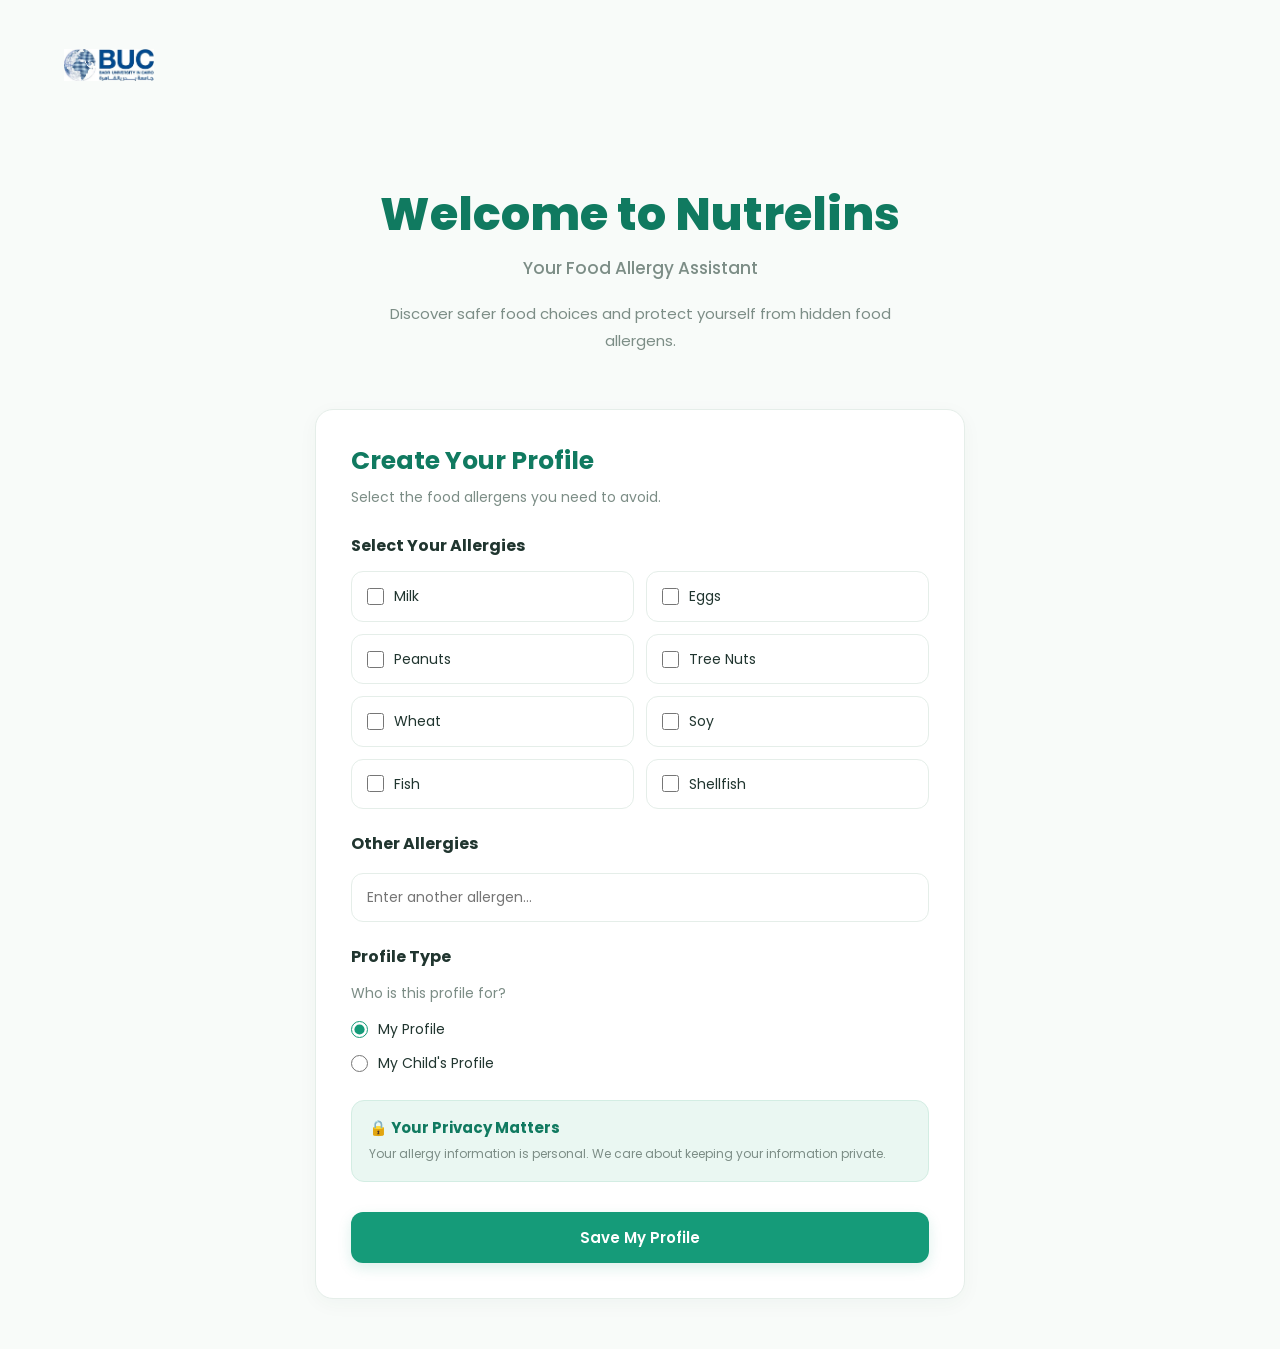
<file: index.html>
<!DOCTYPE html>
<html lang="en">
<head>
    <meta charset="UTF-8">
    <meta name="viewport" content="width=device-width, initial-scale=1.0">
    <title>Nutrelins</title>
    <link rel="stylesheet" href="style.css">
</head>

<body>

<header class="header">
    <img src="buc-logo.png" alt="BUC Logo">
</header>

<main>

    <!-- WELCOME SECTION -->
    <section class="welcome-section">
        <h1>Welcome to Nutrelins</h1>
        <p class="subtitle">Your Food Allergy Assistant</p>
        <p class="description">
            Discover safer food choices and protect yourself
            from hidden food allergens.
        </p>
    </section>

    <!-- ALLERGY PROFILE -->
    <section class="card allergy-section">

        <h2>Create Your Profile</h2>
        <p>Select the food allergens you need to avoid.</p>

        <h3>Select Your Allergies</h3>

        <div class="allergy-options">

            <label class="allergy-option">
                <input type="checkbox" value="Milk"> Milk
            </label>

            <label class="allergy-option">
                <input type="checkbox" value="Eggs"> Eggs
            </label>

            <label class="allergy-option">
                <input type="checkbox" value="Peanuts"> Peanuts
            </label>

            <label class="allergy-option">
                <input type="checkbox" value="Tree Nuts"> Tree Nuts
            </label>

            <label class="allergy-option">
                <input type="checkbox" value="Wheat"> Wheat
            </label>

            <label class="allergy-option">
                <input type="checkbox" value="Soy"> Soy
            </label>

            <label class="allergy-option">
                <input type="checkbox" value="Fish"> Fish
            </label>

            <label class="allergy-option">
                <input type="checkbox" value="Shellfish"> Shellfish
            </label>

        </div>

        <!-- OTHER ALLERGIES -->
        <div class="other-section">
            <h3>Other Allergies</h3>
            <input
                type="text"
                id="other-allergy"
                placeholder="Enter another allergen..."
            >
        </div>

        <!-- PROFILE TYPE -->
        <div class="profile-type">

            <h3>Profile Type</h3>
            <p>Who is this profile for?</p>

            <label>
                <input type="radio" name="profile-type"
                value="My Profile" checked>
                My Profile
            </label>

            <label>
                <input type="radio" name="profile-type"
                value="My Child's Profile">
                My Child's Profile
            </label>

        </div>

        <!-- PRIVACY NOTE -->
        <div class="privacy-note">
            <h3>🔒 Your Privacy Matters</h3>
            <p>
                Your allergy information is personal.
                We care about keeping your information private.
            </p>
        </div>

    <div class="profile-buttons">

    <button class="btn-primary" id="save-allergies">
        Save My Profile
    </button>

    <button class="btn-secondary" id="edit-profile" type="button" hidden>
        Edit My Profile
    </button>

</div>

    </section>

</main>

<script src="script.js"></script>

</body>
</html>
</file>
<file: style.css>
@import url('https://fonts.googleapis.com/css2?family=Poppins:wght@400;500;600;700;800&display=swap');

:root {
    --primary: #159B79;
    --primary-dark: #107A60;
    --mint: #EAF7F2;
    --background: #F8FBF9;
    --text: #20352F;
    --muted: #7C8D86;
    --white: #FFFFFF;
    --border: #E5EEE9;
}

* {
    margin: 0;
    padding: 0;
    box-sizing: border-box;
}

body {
    font-family: 'Poppins', sans-serif;
    background: var(--background);
    color: var(--text);
    min-height: 100vh;
    line-height: 1.6;
}

button, input, select {
    font-family: inherit;
}

button {
    cursor: pointer;
}

img {
    max-width: 100%;
}

h1, h2, h3 {
    color: var(--text);
    line-height: 1.3;
}

p {
    color: var(--muted);
}
/* HEADER */

.header {
    width: 100%;
    padding: 20px 5%;
    display: flex;
    justify-content: flex-start;
    align-items: center;
}

.header img {
    width: 90px;
    height: 90px;
    object-fit: contain;
}
/* WELCOME SECTION */

.welcome-section {
    text-align: center;
    padding: 55px 20px 35px;
    max-width: 850px;
    margin: auto;
}

.welcome-section h1 {
    font-size: clamp(30px, 5vw, 46px);
    font-weight: 800;
    color: var(--primary-dark);
    margin-bottom: 10px;
}

.welcome-section .subtitle {
    font-size: 17px;
    color: var(--muted);
    font-weight: 500;
    margin-bottom: 18px;
}

.welcome-section .description {
    font-size: 15px;
    max-width: 550px;
    margin: auto;
    line-height: 1.8;
}

/* GENERAL BUTTONS */

.btn-primary {
    background: var(--primary);
    color: white;
    border: none;
    border-radius: 12px;
    padding: 13px 25px;
    font-size: 15px;
    font-weight: 600;
    transition: 0.3s;
}

.btn-primary:hover {
    background: var(--primary-dark);
    transform: translateY(-2px);
}
/* BUTTON DESIGN */

button {
    border: none;
    cursor: pointer;
    font-family: inherit;
    transition: all 0.25s ease;
}

.btn-primary {
    background: var(--primary);
    color: white;
    padding: 14px 28px;
    border-radius: 12px;
    font-size: 15px;
    font-weight: 600;
    box-shadow: 0 5px 14px rgba(21, 155, 121, 0.15);
}

.btn-primary:hover {
    background: var(--primary-dark);
    transform: translateY(-2px);
}

.btn-secondary {
    background: var(--mint);
    color: var(--primary-dark);
    padding: 13px 25px;
    border: 1px solid #D3EDE3;
    border-radius: 12px;
    font-size: 15px;
    font-weight: 600;
}

.btn-secondary:hover {
    background: #DDF2E9;
}

button:active {
    transform: scale(0.98);
}
/* CONTENT CARDS */

.card {
    background: var(--white);
    border: 1px solid var(--border);
    border-radius: 18px;
    padding: 25px;
    box-shadow: 0 5px 20px rgba(30, 70, 55, 0.04);
    margin-bottom: 22px;
}

.card h2 {
    font-size: 21px;
    margin-bottom: 12px;
}

.card p {
    font-size: 14px;
    line-height: 1.8;
}
/* ALLERGY OPTIONS */

.allergy-options {
    display: flex;
    flex-wrap: wrap;
    gap: 12px;
}

.allergy-option {
    padding: 10px 18px;
    border: 1px solid var(--border);
    border-radius: 12px;
    background: white;
    color: var(--text);
    font-size: 14px;
    transition: 0.2s;
}

.allergy-option:hover {
    border-color: var(--primary);
    background: var(--mint);
}

.allergy-option.selected {
    background: var(--mint);
    border: 1px solid var(--primary);
    color: var(--primary-dark);
    font-weight: 600;
}
/* ALLERGY PROFILE CARD */

.allergy-section {
    max-width: 650px;
    margin: 20px auto 50px;
    padding: 35px;
}

.allergy-section h2 {
    font-size: 25px;
    color: var(--primary-dark);
    margin-bottom: 8px;
}

.allergy-section h3 {
    font-size: 16px;
    margin: 25px 0 13px;
}

/* ALLERGY OPTIONS */

.allergy-options {
    display: grid;
    grid-template-columns: repeat(2, 1fr);
    gap: 12px;
    margin-top: 15px;
}

.allergy-option {
    display: flex;
    align-items: center;
    gap: 10px;
    cursor: pointer;
    padding: 13px 15px;
    border: 1px solid var(--border);
    border-radius: 12px;
    background: white;
    transition: 0.2s;
}

.allergy-option input {
    accent-color: var(--primary);
    width: 17px;
    height: 17px;
}

.allergy-option:has(input:checked) {
    background: var(--mint);
    border-color: var(--primary);
    color: var(--primary-dark);
    font-weight: 600;
}

/* OTHER ALLERGIES */

.other-section {
    margin-top: 25px;
}

.other-section input {
    width: 100%;
    padding: 13px 15px;
    border: 1px solid var(--border);
    border-radius: 12px;
    outline: none;
    font-size: 14px;
    margin-top: 5px;
}

.other-section input:focus {
    border-color: var(--primary);
    box-shadow: 0 0 0 3px rgba(21,155,121,0.08);
}

/* PROFILE TYPE */

.profile-type {
    margin-top: 25px;
}

.profile-type label {
    display: flex;
    align-items: center;
    gap: 10px;
    margin: 12px 0;
    font-size: 14px;
    cursor: pointer;
}

.profile-type input {
    accent-color: var(--primary);
    width: 17px;
    height: 17px;
}

/* PRIVACY NOTE */

.privacy-note {
    background: var(--mint);
    border: 1px solid #D3EDE3;
    border-radius: 13px;
    padding: 17px;
    margin: 25px 0;
}

.privacy-note h3 {
    color: var(--primary-dark);
    margin: 0 0 7px;
    font-size: 15px;
}

.privacy-note p {
    font-size: 12px;
    line-height: 1.7;
}

/* SAVE BUTTON */

.allergy-section .btn-primary {
    width: 100%;
    margin-top: 5px;
}

/* MOBILE DESIGN */

@media (max-width: 600px) {
    .allergy-section {
        margin: 15px;
        padding: 22px;
    }

    .allergy-options {
        grid-template-columns: 1fr 1fr;
        gap: 8px;
    }

    .allergy-option {
        padding: 11px 9px;
        font-size: 13px;
    }
}
/* PROFILE BUTTONS */

.profile-buttons {
    display: flex;
    flex-direction: column;
    gap: 12px;
    margin-top: 15px;
}

.profile-buttons button {
    width: 100%;
}

#edit-profile[hidden] {
    display: none;
}
/* SCAN PRODUCT PAGE */

.scan-section {
    max-width: 650px;
    margin: 20px auto 35px;
    padding: 35px;
}

.scan-section h2 {
    color: var(--primary-dark);
    font-size: 23px;
    margin-bottom: 8px;
}

.barcode-input {
    display: flex;
    flex-direction: column;
    gap: 13px;
    margin-top: 20px;
}

.barcode-input input {
    width: 100%;
    padding: 15px;
    border: 1px solid var(--border);
    border-radius: 12px;
    outline: none;
    font-size: 14px;
}

.barcode-input input:focus {
    border-color: var(--primary);
}

.upload-section {
    margin-top: 35px;
    padding: 22px;
    text-align: center;
    background: var(--mint);
    border-radius: 15px;
}

.upload-section h3 {
    font-size: 17px;
    margin-bottom: 8px;
}

.upload-label {
    display: inline-block;
    margin-top: 15px;
    padding: 12px 20px;
    background: white;
    color: var(--primary-dark);
    border: 1px solid #D3EDE3;
    border-radius: 12px;
    cursor: pointer;
    font-size: 14px;
    font-weight: 600;
}

.upload-label:hover {
    background: #DDF2E9;
}

.scan-result {
    margin-top: 25px;
    padding: 20px;
    border-radius: 12px;
}

.back-link {
    text-align: center;
    margin: 25px;
}

.back-link a {
    color: var(--primary-dark);
    text-decoration: none;
    font-weight: 600;
}

@media (max-width: 600px) {
    .scan-section {
        margin: 15px;
        padding: 22px;
    }
}
</file>
